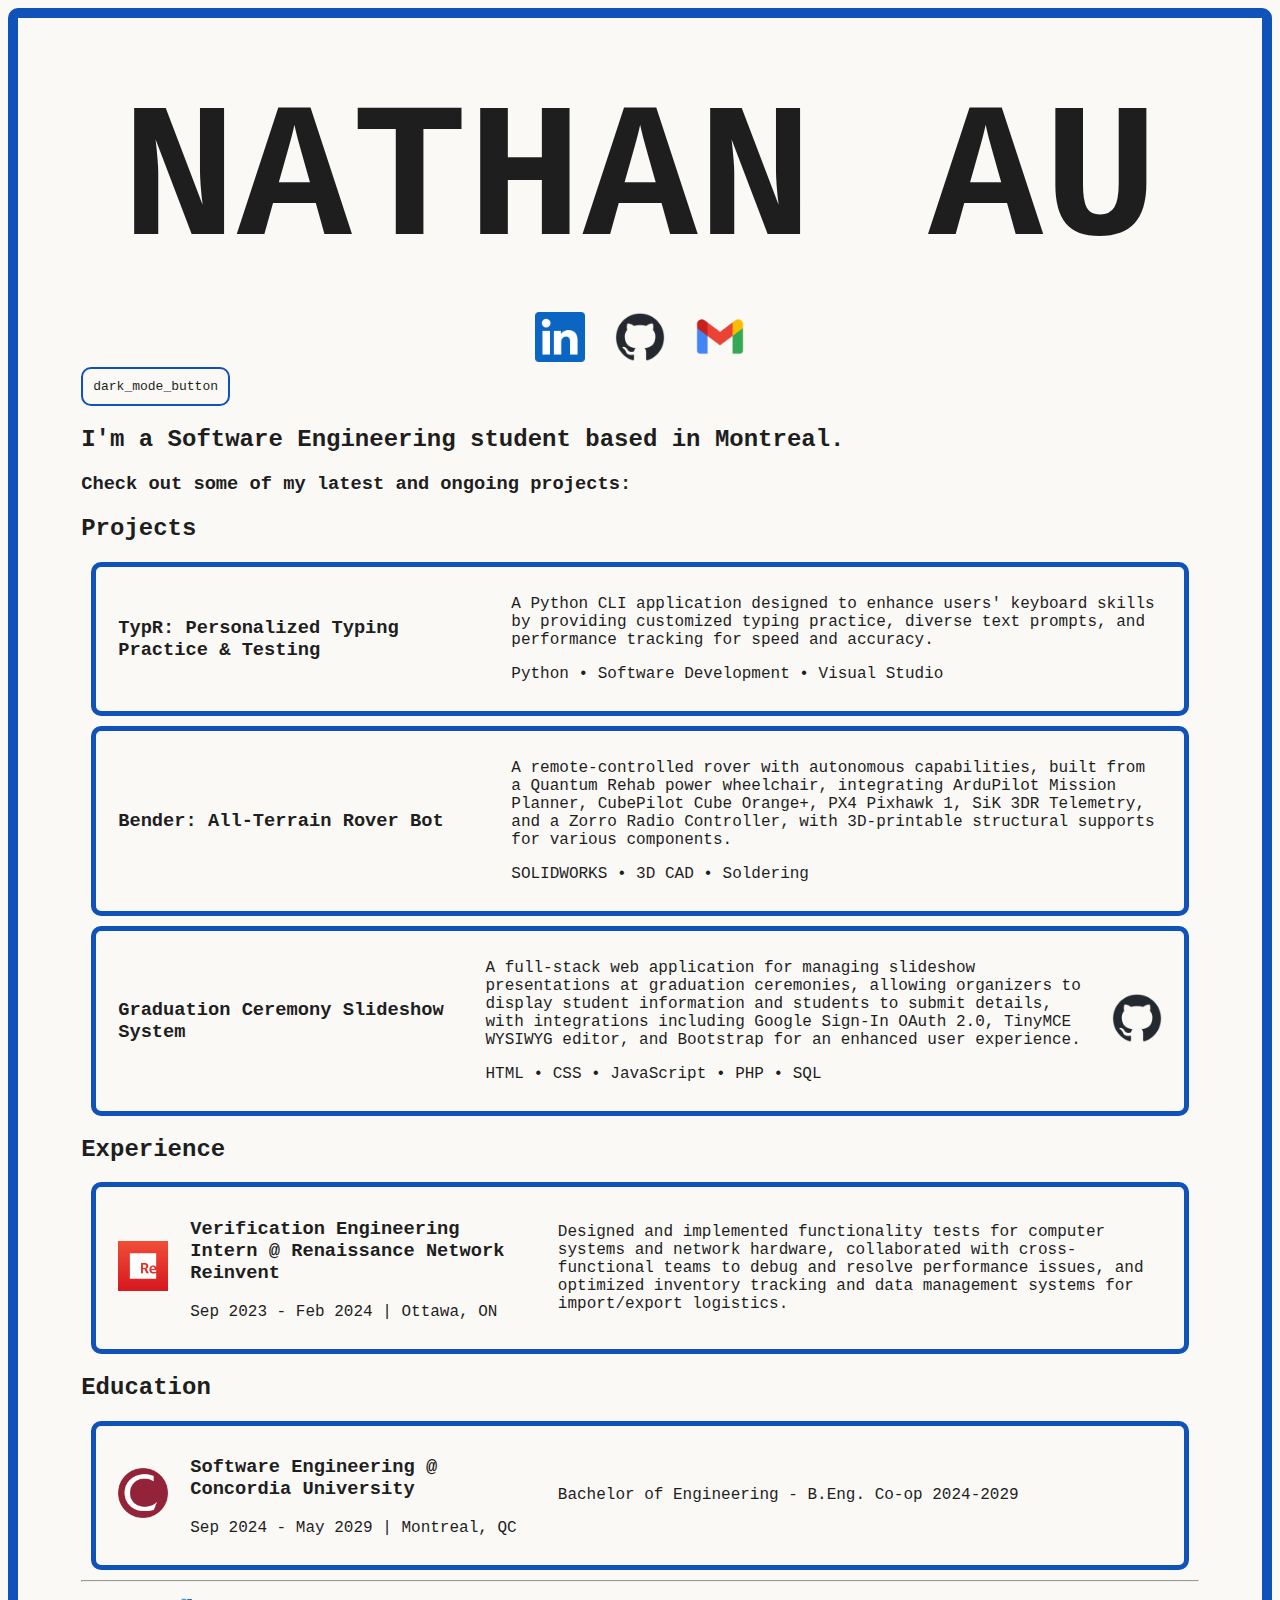
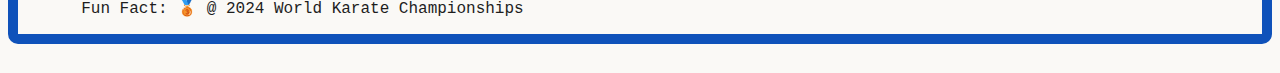
<file: index.html>
<!DOCTYPE html>
<html>
<head>
    <title>Nathan Au</title>
    <link rel="stylesheet" href="style.css">
    <script src="script.js"></script> 
    <link rel="icon" type="image/x-icon" href="./assets/chickengrass.png">
</head>
    <body>   
        <div class="portfolio-container">
            <div id="email-overlay" onclick="hideEmailOverlay()"></div>
            <div id="email-envelope">
                <p>Nathan Au</p>
                <p>im.nathanau@gmail.com</p>
                <p>Montreal, Quebec, Canada</p>
            </div>
            <br>
            <br>
            <h1 class="name-title">NATHAN AU</h1> 

            <div class="links-container">
                <a class="remove-text-decoration" href="https://www.linkedin.com/in/-nathanau/" target="_blank">
                    <img class="logo clickable-logo" src="./assets/linkedin_logo.png" alt="LinkedIn">
                </a>
                <a class="remove-text-decoration" href="https://github.com/nathan-au" target="_blank">
                    <img class="logo invertible-logo clickable-logo" src="./assets/github_logo.png" alt="GitHub">
                </a>
                <a onclick="showEmailOverlay()">
                    <img class="logo clickable-logo" src="./assets/gmail_logo.png" alt="Gmail">
                </a>
            </div>

            


            <div class="toggle-dark-mode-button" onclick="toggleDarkMode()">
                <div id="dark-mode-icon" class="">dark_mode_button</div>
                <div id="light-mode-icon" class="hide-element">light_mode_button</div>
            </div>

            <h2>I'm a Software Engineering student based in Montreal.</h2>
        
            
            

            <h3>Check out some of my latest and ongoing projects:</h3>

            <h2>Projects</h2>
            <div class="card">
                <table>
                    <tr>
                        <td class="title-table-cell">
                            <h3>TypR: Personalized Typing Practice & Testing</h3>
                        </td>
                        <td class="description-table-cell">
                            <p>A Python CLI application designed to enhance users' keyboard skills by providing customized typing practice, diverse text prompts, and performance tracking for speed and accuracy.</p>
                            <p>Python &bull; Software Development &bull; Visual Studio</p>
                        </td>
                    </tr>
                </table>
            </div>
            <div class="card">
                <table>
                    <tr>
                        <td class="title-table-cell">
                            <h3>Bender: All-Terrain Rover Bot</h3>
                        </td>
                        <td class="description-table-cell">
                            <p>A remote-controlled rover with autonomous capabilities, built from a Quantum Rehab power wheelchair, integrating ArduPilot Mission Planner, CubePilot Cube Orange+, PX4 Pixhawk 1, SiK 3DR Telemetry, and a Zorro Radio Controller, with 3D-printable structural supports for various components.</p>
                            <p>SOLIDWORKS &bull; 3D CAD &bull; Soldering</p>
                        </td>
                    </tr>
                </table>
            </div>
            <div class="card">
                <table>
                    <tr>
                        <td class="title-table-cell">
                            <h3>Graduation Ceremony Slideshow System</h3>
                        </td>
                        <td class="description-table-cell">
                            <p>A full-stack web application for managing slideshow presentations at graduation ceremonies, allowing organizers to display student information and students to submit details, with integrations including Google Sign-In OAuth 2.0, TinyMCE WYSIWYG editor, and Bootstrap for an enhanced user experience.</p>
                            <p>HTML &bull; CSS &bull; JavaScript &bull; PHP &bull; SQL</p>
                        </td>
                        <td class="logo-table-cell">
                            <a href="https://github.com/nathan-au/grad-d" target="_blank">
                                <img class="logo clickable-logo invertible-logo" src="./assets/github_logo.png" alt="GitHub">
                            </a>
                        </td>
                    </tr>
                </table>
            </div>

            <h2>Experience</h2>
            <div class="card">
                <table>
                    <tr>
                        <td class="logo-table-cell">
                            <img class="logo" src="./assets/renRNS_logo.jpg" alt="Renaissance Network Reinvent">
                        </td>
                        <td class="title-table-cell">
                            <h3>Verification Engineering Intern @ Renaissance Network Reinvent</h3>
                            <p>Sep 2023 - Feb 2024 | Ottawa, ON</p>
                        </td>
                        <td class="description-table-cell">
                            <p>Designed and implemented functionality tests for computer systems and network hardware, collaborated with cross-functional teams to debug and resolve performance issues, and optimized inventory tracking and data management systems for import/export logistics.</p>
                        </td>
                    </tr>
                </table>
            </div>
            
            <h2>Education</h2>
            <div class="card">
                <table>
                    <tr>
                        <td class="logo-table-cell">
                            <img class="logo" src="./assets/concordia_logo.png" alt="Concordia University">
                        </td>
                        <td class="title-table-cell">
                            <h3>Software Engineering @ Concordia University</h3>
                            <p>Sep 2024 - May 2029 | Montreal, QC</p>
                        </td>
                        <td class="description-table-cell">
                            <p>Bachelor of Engineering - B.Eng. Co-op 2024-2029</p>
                        </td>
                    </tr>
                </table>
            </div>
            <hr>
            <p>Fun Fact: <a class="remove-text-decoration" href="./assets/worlds.jpg" target="_blank">🥉</a> @ 2024 World Karate Championships</p>
        </div>         
    </body>
</html>
</file>
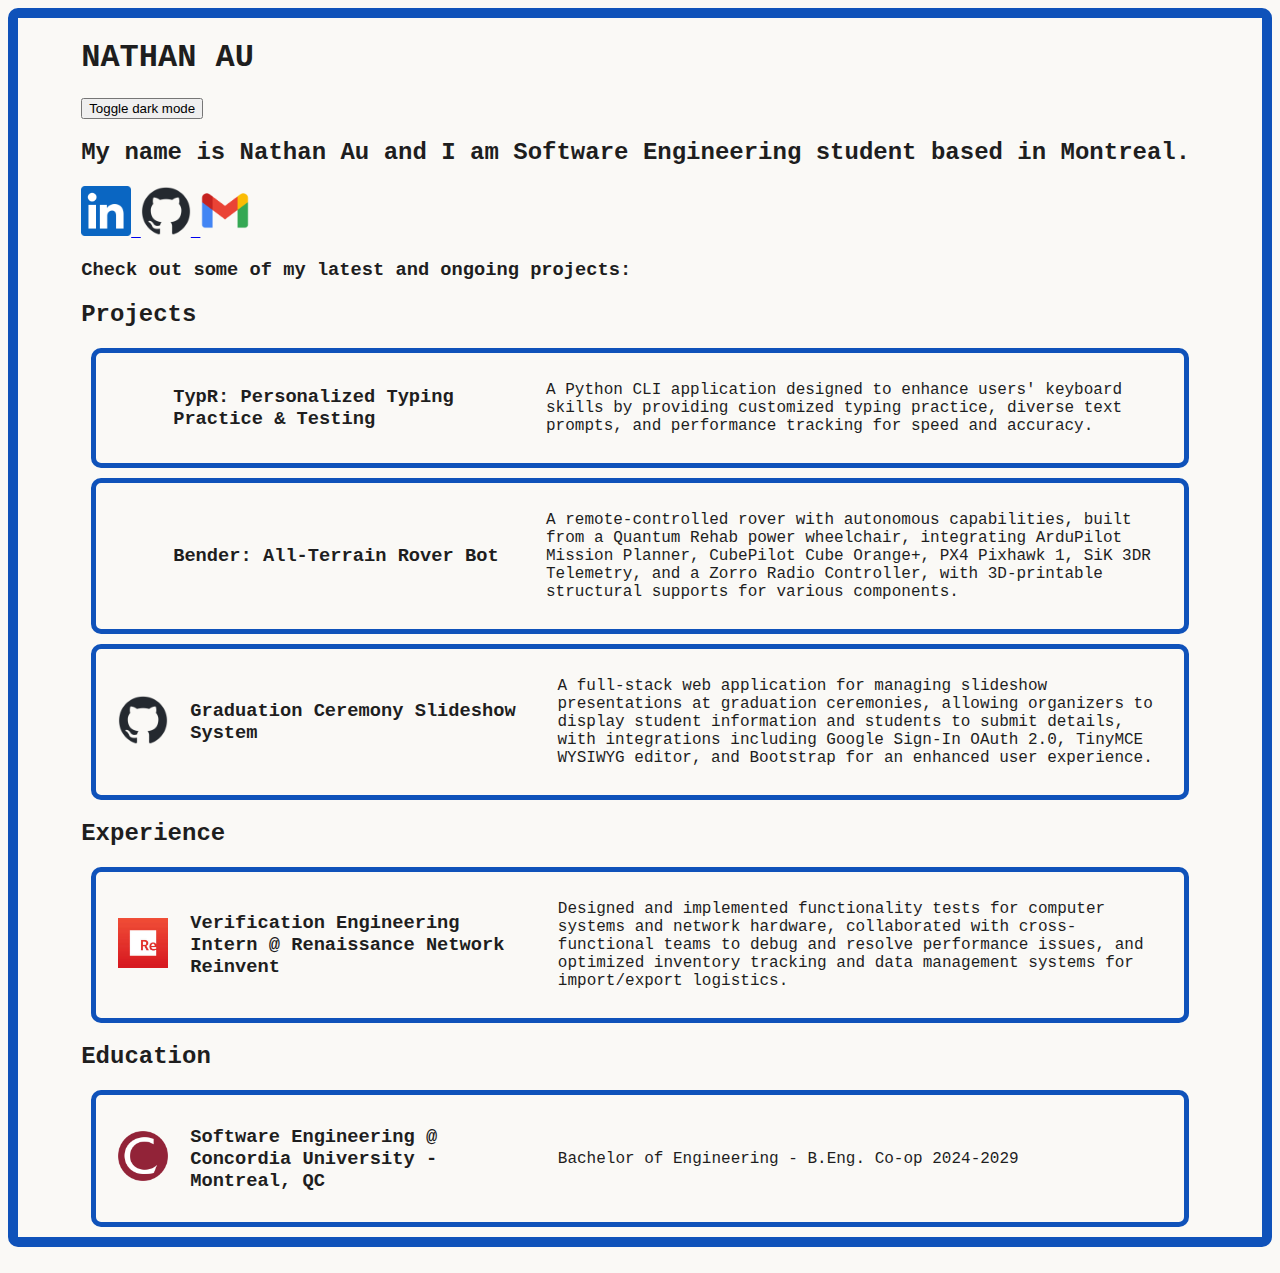
<file: home.html>
<!DOCTYPE html>
<html>
<head>
    <title>Nathan Au</title>
    <link rel="stylesheet" href="style.css">
    <script src="script.js"></script> 
    <link rel="icon" type="image/x-icon" href="./assets/chickengrass.png">
</head>
    <body>   
        <div class="portfolio-container">
            <div id="email-overlay" onclick="hideEmailOverlay()"></div>
            <div id="email-envelope">
                <p>Nathan Au</p>
                <p>im.nathanau@gmail.com</p>
                <p>Montreal, Quebec, Canada</p>
            </div>
        
            <h1>NATHAN AU</h1> 
            <button class="" onclick="toggleDarkMode()">Toggle dark mode</button>

            <h2>My name is Nathan Au and I am Software Engineering student based in Montreal.</h2>
        
            
            <a class="logo-link" href="https://www.linkedin.com/in/-nathanau/" target="_blank">
                <img class="logo" src="./assets/linkedin_logo.png" alt="LinkedIn">
            </a>
            <a class="logo-link" href="https://github.com/nathan-au" target="_blank">
                <img class="logo invertible-logo" src="./assets/github_logo.png" alt="GitHub">
            </a>
            <a onclick="showEmailOverlay()">
                <img class="logo" src="./assets/gmail_logo.png" alt="Gmail">
            </a>
            <!-- <hr> -->            
             
            <h3>Check out some of my latest and ongoing projects:</h3>

            <h2>Projects</h2>
            <div class="card">
                <table>
                    <tr>
                        <td class="logo-table-cell">
                            <!-- <a href="https://github.com/nathan-au/grad-d" target="_blank">
                                <img class="logo invertible-logo" src="./assets/github_logo.png" alt="GitHub">
                            </a> -->
                        </td>
                        <td class="title-table-cell">
                            <h3>TypR: Personalized Typing Practice & Testing</h3>

                        </td>
                        <td class="description-table-cell">
                            <p>A Python CLI application designed to enhance users' keyboard skills by providing customized typing practice, diverse text prompts, and performance tracking for speed and accuracy.</p>
                        </td>
                    </tr>
                </table>
            </div>
            <div class="card">
                <table>
                    <tr>
                        <td class="logo-table-cell">
                            <!-- <a href="https://github.com/nathan-au/grad-d" target="_blank">
                                <img class="logo invertible-logo" src="./assets/github_logo.png" alt="GitHub">
                            </a> -->
                        </td>
                        <td class="title-table-cell">
                            <h3>Bender: All-Terrain Rover Bot</h3>

                        </td>
                        <td class="description-table-cell">
                            <p>A remote-controlled rover with autonomous capabilities, built from a Quantum Rehab power wheelchair, integrating ArduPilot Mission Planner, CubePilot Cube Orange+, PX4 Pixhawk 1, SiK 3DR Telemetry, and a Zorro Radio Controller, with 3D-printable structural supports for various components.</p>
                        </td>
                    </tr>
                </table>
            </div>
            <div class="card">
                <table>
                    <tr>
                        <td class="logo-table-cell">
                            <a href="https://github.com/nathan-au/grad-d" target="_blank">
                                <img class="logo invertible-logo" src="./assets/github_logo.png" alt="GitHub">
                            </a>
                        </td>
                        <td class="title-table-cell">
                            <h3>Graduation Ceremony Slideshow System</h3>

                        </td>
                        <td class="description-table-cell">
                            <p>A full-stack web application for managing slideshow presentations at graduation ceremonies, allowing organizers to display student information and students to submit details, with integrations including Google Sign-In OAuth 2.0, TinyMCE WYSIWYG editor, and Bootstrap for an enhanced user experience.</p>
                        </td>
                    </tr>
                </table>
                
                
            </div>

            <h2>Experience</h2>
            <div class="card">
                <table>
                    <tr>
                        <td class="logo-table-cell">
                            <img class="logo" src="./assets/renRNS_logo.jpg" alt="Renaissance Network Reinvent">
                        </td>
                        <td class="title-table-cell">
                            <h3>Verification Engineering Intern @ Renaissance Network Reinvent</h3>
                        </td>
                        <td class="description-table-cell">
                            <p>Designed and implemented functionality tests for computer systems and network hardware, collaborated with cross-functional teams to debug and resolve performance issues, and optimized inventory tracking and data management systems for import/export logistics.</p>
                        </td>
                    </tr>
                </table>
            </div>

            
            <h2>Education</h2>
            <div class="card">
                <table>
                    <tr>
                        <td class="logo-table-cell">
                            <img class="logo" src="./assets/concordia_logo.png" alt="Concordia University">
                        </td>
                        <td class="title-table-cell">
                            <h3>Software Engineering @ Concordia University - Montreal, QC</h3>
                        </td>
                        <td class="description-table-cell">
                            <p>Bachelor of Engineering - B.Eng. Co-op 2024-2029</p>
                        </td>
                    </tr>
                </table>
            </div>

            

        </div>         
        
    </body>
</html>
</file>
<file: style.css>
body {
    font-family: "Lucida Console", monospace;
    background-color: #FAF9F6; 
    color: #1E1E1E;
    transition: background-color 1s ease, color 1s ease;
}

.body-dark-mode {
    background-color: #1E1E1E;
    color: #FAF9F6;
}

.portfolio-container {
    padding-left: 5%;
    padding-right: 5%;
    border: 10px solid #0F52BA;
    border-radius: 10px;

}

.name-title {
    font-size: 15vw; /* Adjust this value as needed */
    text-align: center;
    white-space: nowrap; /* Prevents line breaks */
    margin: 0;
    padding: 20px;
    
}

.links-container {
    display: flex;
    justify-content: center;
    gap: 30px;
}

.invert-colors {
    filter: invert(100%);
}

.hide-element {
    display: none;
}

.toggle-dark-mode-button {
    border: 2.5px solid #0F52BA;
    border-radius: 10px;
    width: fit-content;
    padding: 10px;
    transition: transform 0.5s;
    font-size: small;
    text-align: center;
}
.toggle-dark-mode-button:hover {
    transform: scale(1.1);
    cursor: pointer;
}

.card {
    border: 5px solid #0F52BA;
    margin: 10px;
    padding-left: 10px;
    padding-right: 10px;
    transition: transform 1s ease-out;
    border-radius: 10px;
    overflow: overlay;
    
    /* animation-name: blackWhite;
    animation-iteration-count: infinite;
    animation-duration: 5s; */

}

/* @keyframes blackWhite {  
    from {  
        border-color: #0F52BA;  
    }
    to {  
        border-color: #c019a7;  
    }
} */



.card:hover {
    transform: scale(1.025);
}

.logo {
    width: 50px;
    height: 50px;
    transition: 0.5s;

}
.clickable-logo:hover{

    cursor: pointer;    
    transform: scale(1.1);
}
.remove-text-decoration {
    text-decoration: none;
}

td {
    padding: 10px;
}

.logo-table-cell {
    width: 5%;
}
.title-table-cell {
    width: 35%;
}
.description-table-cell {
    width: 60%;
}

#email-overlay {
    position: fixed;
    width: 100%;
    height: 100%;
    top: 0;
    left: 0;
    background-color: rgba(0,0,0,0.5);
    display: none;
    pointer-events: auto;
    user-select: auto;
}

#email-envelope {
    position: fixed;
    background-color: #FAF9F6;
    border: 5px solid #0F52BA;
    color: #1E1E1E;
    border-radius: 10px;
    display: none;
    top: 50%;
    left: 50%;    
    transform: translate(-50%, -50%);
    pointer-events: auto;
    user-select: all;
    width: 50%;
    height: 30%;
    padding: 20px;
    text-align: center;
}

body.email-overlay-active *:not(#email-overlay):not(#email-envelope) {
    pointer-events: none;
    transition: 0s;
    user-select: none;
}

body.email-overlay-active{
    overflow: hidden;
}
</file>
